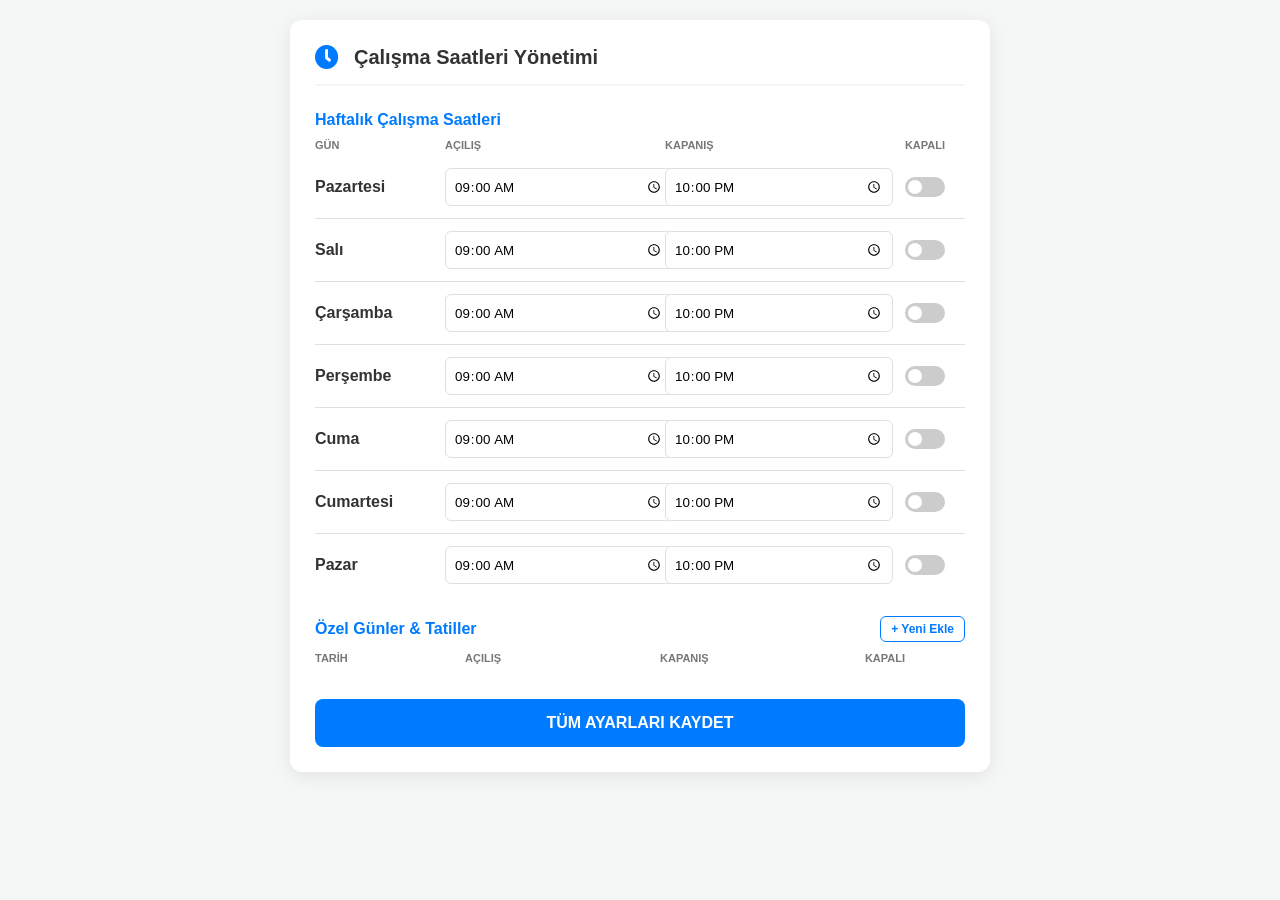
<file: menucebimde_2025_10_09/admin_working_hours.html>
<!DOCTYPE html>
<html lang="tr">
<head>
    <meta charset="UTF-8">
    <meta name="viewport" content="width=device-width, initial-scale=1.0">
    <title>Çalışma Saatleri Ayarları | MenuCebimde Panel</title>
    <link rel="stylesheet" href="v2/assets/fontawesome/css/all.min.css">
    <style>
        :root {
            --primary-color: #007bff; /* Marka Rengi (Mavi) */
            --bg-color: #f4f7f6;
            --card-bg: #ffffff;
            --text-main: #333;
            --text-muted: #777;
            --border-color: #e0e0e0;
            --danger-color: #ff4d4d;
        }

        body {
            font-family: 'Segoe UI', Tahoma, Geneva, Verdana, sans-serif;
            background-color: var(--bg-color);
            color: var(--text-main);
            margin: 0;
            padding: 20px;
            display: flex;
            justify-content: center;
        }

        .admin-container {
            width: 100%;
            max-width: 650px;
            background: var(--card-bg);
            border-radius: 12px;
            box-shadow: 0 4px 20px rgba(0,0,0,0.08);
            padding: 25px;
        }

        .header {
            display: flex;
            align-items: center;
            gap: 15px;
            margin-bottom: 25px;
            border-bottom: 2px solid var(--bg-color);
            padding-bottom: 15px;
        }

        .header i {
            font-size: 24px;
            color: var(--primary-color);
        }

        .header h2 {
            margin: 0;
            font-size: 20px;
        }

        .section-title {
            font-size: 16px;
            font-weight: bold;
            margin: 20px 0 10px 0;
            color: var(--primary-color);
            display: flex;
            justify-content: space-between;
            align-items: center;
        }

        .day-row, .exception-row {
            display: grid;
            grid-template-columns: 120px 1fr 1fr 80px;
            align-items: center;
            gap: 10px;
            padding: 12px 0;
            border-bottom: 1px solid var(--border-color);
        }

        .exception-row {
            grid-template-columns: 140px 1fr 1fr 60px 40px;
        }

        .day-row:last-child {
            border-bottom: none;
        }

        .day-name {
            font-weight: 600;
            text-transform: capitalize;
        }

        input[type="time"], input[type="date"] {
            padding: 8px;
            border: 1px solid var(--border-color);
            border-radius: 6px;
            outline: none;
            width: 100%;
            font-family: inherit;
        }

        input[type="time"]:focus, input[type="date"]:focus {
            border-color: var(--primary-color);
        }

        .closed-toggle {
            text-align: center;
        }

        .switch {
            position: relative;
            display: inline-block;
            width: 40px;
            height: 20px;
        }

        .switch input {
            opacity: 0;
            width: 0;
            height: 0;
        }

        .slider {
            position: absolute;
            cursor: pointer;
            top: 0;
            left: 0;
            right: 0;
            bottom: 0;
            background-color: #ccc;
            transition: .4s;
            border-radius: 34px;
        }

        .slider:before {
            position: absolute;
            content: "";
            height: 14px;
            width: 14px;
            left: 3px;
            bottom: 3px;
            background-color: white;
            transition: .4s;
            border-radius: 50%;
        }

        input:checked + .slider {
            background-color: var(--danger-color);
        }

        input:checked + .slider:before {
            transform: translateX(20px);
        }

        .row-labels {
            display: grid;
            grid-template-columns: 120px 1fr 1fr 80px;
            gap: 10px;
            font-size: 11px;
            color: var(--text-muted);
            font-weight: bold;
            margin-bottom: 5px;
        }

        .exception-labels {
            grid-template-columns: 140px 1fr 1fr 60px 40px;
        }

        .save-btn {
            width: 100%;
            background-color: var(--primary-color);
            color: white;
            border: none;
            padding: 15px;
            border-radius: 8px;
            font-size: 16px;
            font-weight: bold;
            cursor: pointer;
            margin-top: 30px;
            transition: background 0.3s;
        }

        .add-btn {
            background: none;
            border: 1px solid var(--primary-color);
            color: var(--primary-color);
            padding: 5px 10px;
            border-radius: 6px;
            cursor: pointer;
            font-size: 12px;
            font-weight: bold;
        }

        .add-btn:hover {
            background: var(--primary-color);
            color: white;
        }

        .delete-btn {
            color: var(--danger-color);
            cursor: pointer;
            border: none;
            background: none;
            font-size: 18px;
        }

        .json-output {
            margin-top: 20px;
            background: #272822;
            color: #f8f8f2;
            padding: 15px;
            border-radius: 6px;
            font-family: monospace;
            font-size: 12px;
            display: none;
            overflow-x: auto;
        }

        .day-row.is-closed input, .exception-row.is-closed input[type="time"] {
            opacity: 0.3;
            pointer-events: none;
        }

        .day-row.is-closed .day-name {
            color: var(--danger-color);
        }
    </style>
</head>
<body>

<div class="admin-container">
    <div class="header">
        <i class="fas fa-clock"></i>
        <h2>Çalışma Saatleri Yönetimi</h2>
    </div>

    <form id="workingHoursForm">
        <!-- Haftalık Çalışma Saatleri -->
        <div class="section-title">Haftalık Çalışma Saatleri</div>
        <div class="row-labels">
            <div>GÜN</div>
            <div>AÇILIŞ</div>
            <div>KAPANIŞ</div>
            <div style="text-align: center;">KAPALI</div>
        </div>
        <div id="daysList"></div>

        <!-- Özel Günler / Resmi Tatiller -->
        <div class="section-title">
            Özel Günler & Tatiller
            <button type="button" class="add-btn" onclick="addException()">+ Yeni Ekle</button>
        </div>
        <div class="row-labels exception-labels">
            <div>TARİH</div>
            <div>AÇILIŞ</div>
            <div>KAPANIŞ</div>
            <div style="text-align: center;">KAPALI</div>
            <div></div>
        </div>
        <div id="exceptionsList"></div>

        <button type="submit" class="save-btn">TÜM AYARLARI KAYDET</button>
    </form>

    <div id="jsonPreview" class="json-output">
        <strong>Backend'e Gidecek Veri (JSON):</strong><br><br>
        <code id="jsonText"></code>
    </div>
</div>

<script>
    const days = [
        { id: 'mon', name: 'Pazartesi' },
        { id: 'tue', name: 'Salı' },
        { id: 'wed', name: 'Çarşamba' },
        { id: 'thu', name: 'Perşembe' },
        { id: 'fri', name: 'Cuma' },
        { id: 'sat', name: 'Cumartesi' },
        { id: 'sun', name: 'Pazar' }
    ];

    const daysList = document.getElementById('daysList');
    const exceptionsList = document.getElementById('exceptionsList');

    // Haftalık günleri oluştur
    days.forEach(day => {
        const row = document.createElement('div');
        row.className = 'day-row';
        row.id = `row-${day.id}`;
        row.innerHTML = `
            <div class="day-name">${day.name}</div>
            <div><input type="time" name="${day.id}_open" value="09:00"></div>
            <div><input type="time" name="${day.id}_close" value="22:00"></div>
            <div class="closed-toggle">
                <label class="switch">
                    <input type="checkbox" name="${day.id}_closed" onchange="toggleRow('${day.id}')">
                    <span class="slider"></span>
                </label>
            </div>
        `;
        daysList.appendChild(row);
    });

    function toggleRow(id) {
        const row = document.getElementById(`row-${id}`);
        row.classList.toggle('is-closed');
    }

    function addException() {
        const id = 'ex_' + Date.now();
        const row = document.createElement('div');
        row.className = 'exception-row';
        row.id = `row-${id}`;
        row.innerHTML = `
            <div><input type="date" name="${id}_date" required></div>
            <div><input type="time" name="${id}_open" value="09:00"></div>
            <div><input type="time" name="${id}_close" value="22:00"></div>
            <div class="closed-toggle">
                <label class="switch">
                    <input type="checkbox" name="${id}_closed" onchange="toggleRow('${id}')">
                    <span class="slider"></span>
                </label>
            </div>
            <div style="text-align: right;">
                <button type="button" class="delete-btn" onclick="removeRow('${id}')">
                    <i class="fas fa-times-circle"></i>
                </button>
            </div>
        `;
        exceptionsList.appendChild(row);
    }

    function removeRow(id) {
        document.getElementById(`row-${id}`).remove();
    }

    document.getElementById('workingHoursForm').onsubmit = function(e) {
        e.preventDefault();
        const formData = new FormData(this);
        
        const weekly = {};
        days.forEach(day => {
            weekly[day.id] = {
                open: formData.get(`${day.id}_open`),
                close: formData.get(`${day.id}_close`),
                closed: formData.get(`${day.id}_closed`) === 'on'
            };
        });

        const exceptions = [];
        const exceptionRows = document.querySelectorAll('.exception-row');
        exceptionRows.forEach(row => {
            const id = row.id.replace('row-', '');
            exceptions.push({
                date: formData.get(`${id}_date`),
                open: formData.get(`${id}_open`),
                close: formData.get(`${id}_close`),
                closed: formData.get(`${id}_closed`) === 'on'
            });
        });

        const finalData = {
            weekly_hours: weekly,
            special_days: exceptions
        };

        // JSON Çıktısı
        const jsonStr = JSON.stringify(finalData, null, 2);
        document.getElementById('jsonText').textContent = jsonStr;
        document.getElementById('jsonPreview').style.display = 'block';

        console.log("Kaydedilecek Veri:", finalData);
        alert("Tüm ayarlar (Haftalık + Özel Günler) hazırlandı! JSON çıktısını kontrol edebilirsiniz.");
    };
</script>

</body>
</html>
</file>
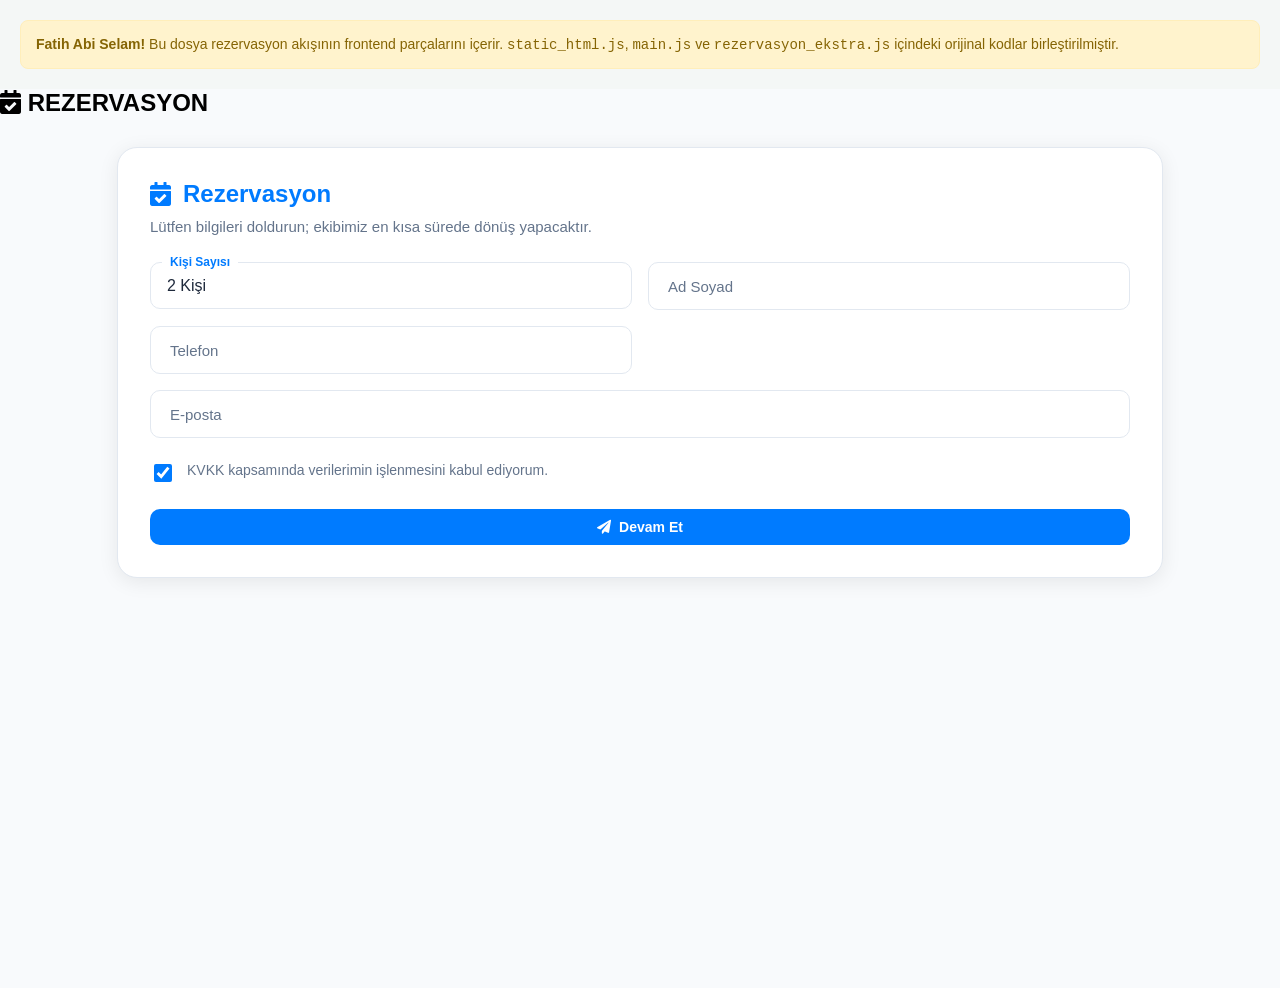
<file: menucebimde_2025_10_09/rezervasyon_fatih_abi.html>
<!DOCTYPE html>
<html lang="tr">
<head>
    <meta charset="UTF-8">
    <meta name="viewport" content="width=device-width, initial-scale=1.0">
    <title>Rezervasyon Entegrasyon Paketi | Fatih Abi İçin</title>
    <!-- Gerekli CSS Kütüphaneleri -->
    <link rel="stylesheet" href="v2/assets/fontawesome/css/all.min.css">
    <link rel="stylesheet" href="v2/assets/css/rezervasyon.css">
    <style>
        /* Proje genelinden gelen bazı kritik stiller */
        :root {
            --backbtncolor: #007bff; /* Mavi yaptık */
            --backbtncolorrgb: 0, 123, 255;
        }
        body { font-family: sans-serif; margin: 0; background: #f4f7f6; }
        .integration-note {
            background: #fff3cd;
            color: #856404;
            padding: 15px;
            margin: 20px;
            border: 1px solid #ffeeba;
            border-radius: 8px;
            font-size: 14px;
        }
        #app { position: relative; min-height: 100vh; }
        .page { display: none; }
        .page.active { display: block; }
        
        /* Güvenlik ekranı için ek stiller (style.css'den) */
        .pview h5 { display: flex; justify-content: center; gap: 10px; font-size: 24px; margin: 20px 0; }
        .pview h5 i { width: 30px; height: 40px; border-bottom: 2px solid #ccc; display: flex; align-items: center; justify-content: center; font-style: normal; }
        .pview h5 i.pin { background: #eee; border-radius: 4px; }
        .ppos ul { list-style: none; padding: 0; display: grid; grid-template-columns: repeat(3, 1fr); gap: 10px; max-width: 300px; margin: 0 auto; }
        .ppos ul li a { display: flex; align-items: center; justify-content: center; height: 60px; background: #fff; border: 1px solid #ddd; border-radius: 8px; font-size: 20px; font-weight: bold; cursor: pointer; text-decoration: none; color: #333; }
        .ppos ul li a:active { background: #eee; }
        .pdesc { text-align: center; margin-bottom: 20px; color: #666; }
        .divcaptcha { text-align: center; font-weight: bold; font-size: 24px; letter-spacing: 5px; margin: 10px 0; color: var(--backbtncolor); }
    </style>
</head>
<body>

    <div class="integration-note">
        <strong>Fatih Abi Selam!</strong> Bu dosya rezervasyon akışının frontend parçalarını içerir. 
        <code>static_html.js</code>, <code>main.js</code> ve <code>rezervasyon_ekstra.js</code> içindeki orijinal kodlar birleştirilmiştir.
    </div>

    <div id="app">
        <!-- Sayfalar buraya yüklenecek -->
    </div>

    <!-- JQuery Gerekli -->
    <script src="https://code.jquery.com/jquery-3.6.0.min.js"></script>

    <script>
        // --- 1. HTML ŞABLONLARI (static_html.js'den orijinal halleriyle) ---
        
        var rezervasyonHTML = `
        <div class="page wthead rezervasyon active">
            <div class="bottom">
                <div class="backbtn"></div>
                <div class="sepet">
                    <h2><i class="fas fa-calendar-check"></i> REZERVASYON</h2>
                </div>
            </div>
            <section class="resv-wrap">
                <form class="resv-card" id="reservationForm">
                    <header class="resv-head">
                        <h1 class="resv-title"><i class="fas fa-calendar-check"></i> Rezervasyon</h1>
                        <p class="resv-sub">Lütfen bilgileri doldurun; ekibimiz en kısa sürede dönüş yapacaktır.</p>
                    </header>
                    <div class="resv-grid">
                        <div class="resv-field">
                            <div class="resv-input-wrapper">
                                <select id="resv-people" name="people" required class="resv-input resv-select">
                                    <option value="1">1 Kişi</option>
                                    <option value="2" selected>2 Kişi</option>
                                    <option value="4">4 Kişi</option>
                                </select>
                                <label class="resv-floating-label">Kişi Sayısı</label>
                            </div>
                        </div>
                        <div class="resv-field">
                            <div class="resv-input-wrapper">
                                <input id="resv-name" name="name" type="text" required class="resv-input" placeholder=" ">
                                <label class="resv-floating-label">Ad Soyad</label>
                            </div>
                        </div>
                        <div class="resv-field">
                            <div class="resv-input-wrapper">
                                <input id="resv-phone" name="phone" type="tel" required class="resv-input" placeholder=" ">
                                <label class="resv-floating-label">Telefon</label>
                            </div>
                        </div>
                        <div class="resv-field resv-field--full">
                            <div class="resv-input-wrapper">
                                <input id="resv-email" name="email" type="email" class="resv-input" placeholder=" " required>
                                <label class="resv-floating-label">E-posta</label>
                            </div>
                        </div>
                        <div class="resv-field resv-field--full resv-consent">
                            <label class="resv-check">
                                <input type="checkbox" name="consent" required checked>
                                <span>KVKK kapsamında verilerimin işlenmesini kabul ediyorum.</span>
                            </label>
                        </div>
                    </div>
                    <footer class="resv-actions">
                        <button type="submit" class="resv-btn resv-btn--primary">
                            <i class="fas fa-paper-plane"></i> Devam Et
                        </button>
                    </footer>
                </form>
            </section>
        </div>`;

        var secure2HTML = `
        <div class="page wthead secure active">
            <div class="bottom"><div class="sepet"><h2><i class="fa fa-hand-pointer-o"></i> DEVAM </h2></div></div>
            <div class="pview"><h5><i class="pin"></i><i class="pin"></i><i class="pin"></i><i class="pin"></i></h5></div>
            <div class="pdesc">Güvenlik kodunu giriniz</div>
            <div class="divcaptcha">1111</div>
            <div class="ppos"><ul class="ppad">
                <li><a data-no="1">1</a></li><li class="mid"><a data-no="2">2</a></li><li><a data-no="3">3</a></li>
                <li><a data-no="4">4</a></li><li class="mid"><a data-no="5">5</a></li><li><a data-no="6">6</a></li>
                <li><a data-no="7">7</a></li><li class="mid"><a data-no="8">8</a></li><li><a data-no="9">9</a></li>
                <li><a data-no="i" class="iptal">İPTAL</a></li><li class="mid"><a data-no="0">0</a></li><li><a data-no="s" class="sil">SİL</a></li>
            </ul></div>
        </div>`;

        // --- 2. MANTIK VE EVENTLER (main.js ve rezervasyon_ekstra.js'den) ---

        $(document).ready(function() {
            // İlk sayfayı yükle
            $("#app").html(rezervasyonHTML);

            // Form Gönderimi
            $(document).on('submit', '#reservationForm', function(e) {
                e.preventDefault();
                // Verileri hafızaya al (main.js'deki tempResvOrder mantığı)
                window.tempResvOrder = {
                    name: $('#resv-name').val(),
                    phone: $('#resv-phone').val(),
                    email: $('#resv-email').val()
                };
                // Güvenlik ekranına geç
                $("#app").html(secure2HTML);
            });

            // Numpad Tıklamaları (main.js line 1355 civarı)
            $(document).on("click", ".secure .ppad a", function (e) {
                e.preventDefault();
                var no = $(this).data("no");
                var $h5 = $(".pview h5");
                var currentText = $h5.text().replace(/\s/g, '');
                
                if (no == "i") {
                    $("#app").html(rezervasyonHTML);
                } else if (no == "s") {
                    $h5.html('<i class="pin"></i><i class="pin"></i><i class="pin"></i><i class="pin"></i>');
                } else if (currentText.length < 4) {
                    var newNum = currentText + no;
                    var html = "";
                    for(var i=0; i<4; i++) {
                        if(newNum[i]) html += "<i>"+newNum[i]+"</i>";
                        else html += '<i class="pin"></i>';
                    }
                    $h5.html(html);
                    
                    // 4 hane dolunca kontrol et (main.js line 1257 mantığı)
                    if (newNum.length == 4) {
                        setTimeout(function() {
                            if (newNum == "1111") {
                                alert("TEBRİKLER! Rezervasyon başarıyla backend'e gönderilebilir.\n\nVeriler:\n" + JSON.stringify(window.tempResvOrder, null, 2));
                                // Fatih Abi buraya kendi POST işlemini yazacak
                            } else {
                                alert("Hatalı Kod!");
                                $h5.html('<i class="pin"></i><i class="pin"></i><i class="pin"></i><i class="pin"></i>');
                            }
                        }, 300);
                    }
                }
            });
        });
    </script>
</body>
</html>
</file>
<file: menucebimde_2025_10_09/v2/assets/css/rezervasyon.css>
body {
  --resv-bg: #f8fafc;
  --resv-card: #ffffff;
  --resv-border: #e2e8f0;
  --resv-text: #1e293b;
  --resv-muted: #64748b;
  --resv-shadow: 0 4px 20px rgba(0,0,0,0.08);
  --resv-radius-xl: 20px;
  --resv-radius-lg: 12px;
  --resv-radius: 10px;
  --resv-gap: 16px;
}

/* Accent rengini projenin ana renginden alsın - Tüm modallar ve yeni sayfalar için */
#successResvModal, .page.rezervasyon, .page.uyelik {
  --resv-accent: var(--backbtncolor, #f68933);
}

.page.rezervasyon {
  width: 100%;
  min-height: 100vh;
  position: relative;
  background-color: #f8fafc; /* Sayfa arka planı */
}

.resv-wrap {
  width: 100%;
  min-height: 100%;
  padding: 10px 20px 120px 20px; /* Üst boşluğu 10px'e düşürdüm */
  display: flex;
  justify-content: center;
  align-items: flex-start;
  box-sizing: border-box;
}

.resv-card {
  width: min(980px, 100%);
  background: var(--resv-card);
  border: 1px solid var(--resv-border);
  box-shadow: var(--resv-shadow);
  border-radius: var(--resv-radius-xl);
  padding: clamp(20px, 4vw, 32px);
  color: var(--resv-text);
  position: relative;
  overflow: hidden;
}

.resv-head {
  margin-bottom: 24px;
}

.resv-title {
  margin: 0 0 8px 0;
  font-size: 24px;
  display: flex; 
  align-items: center; 
  gap: 12px;
  color: var(--resv-accent);
  font-weight: 700;
}

.resv-sub {
  margin: 0;
  color: var(--resv-muted);
  font-size: 15px;
  line-height: 1.5;
}

.resv-grid {
  display: grid;
  grid-template-columns: 1fr;
  gap: var(--resv-gap);
  margin-top: 24px;
}

@media (min-width: 720px) {
  .resv-grid {
    grid-template-columns: repeat(2, 1fr);
  }
  .resv-field--full { grid-column: 1 / -1; }
}

.resv-field { 
  display: flex; 
  flex-direction: column; 
  gap: 6px; 
}

/* Masa Tipi Üst Aksiyonlar (Galeri & Yerleşim Düzeni) */
.resv-inline-actions {
  display: flex;
  gap: 12px;
  margin-bottom: 15px;
  margin-top: 5px;
}

.resv-action-btn {
  flex: 1; /* Butonlar eşit genişlikte ve yan yana ferah durur */
  background: #ffffff;
  border: 1.5px solid var(--resv-border);
  color: var(--resv-text);
  font-size: 13px;
  font-weight: 700;
  cursor: pointer;
  display: flex;
  align-items: center;
  justify-content: center;
  gap: 8px;
  padding: 12px 16px;
  border-radius: var(--resv-radius);
  transition: all 0.2s ease;
  box-shadow: 0 2px 8px rgba(0,0,0,0.04);
}

.resv-action-btn i {
  color: var(--resv-accent);
  font-size: 15px;
}

.resv-action-btn:hover {
  border-color: var(--resv-accent);
  background: #f8fafc;
  transform: translateY(-2px);
  box-shadow: 0 4px 12px rgba(0,0,0,0.08);
}

.resv-action-btn:active {
  transform: scale(0.98);
}

/* Floating Label Wrapper */
.resv-input-wrapper {
  position: relative;
  width: 100%;
}

/* Maske görünürlüğü: SADECE focus (tıklanma) anında görünsün */
.resv-input::placeholder {
  opacity: 0 !important;
  transition: opacity 0.2s ease;
}

.resv-input:focus::placeholder {
  opacity: 0.6 !important;
}

.resv-floating-label {
  position: absolute;
  left: 12px;
  top: 50%;
  transform: translateY(-50%);
  background: var(--resv-card);
  padding: 0 8px;
  color: var(--resv-muted);
  font-size: 15px;
  pointer-events: none;
  transition: all 0.2s ease;
  z-index: 2;
}

.resv-textarea + .resv-floating-label {
  top: 24px;
  transform: none;
}

.resv-input,
.resv-textarea,
.resv-select {
  appearance: none;
  width: 100%;
  box-sizing: border-box;
  background: transparent !important;
  border: 1.5px solid var(--resv-border);
  color: var(--resv-text);
  border-radius: var(--resv-radius);
  padding: 14px 16px;
  font: inherit;
  outline: none;
  transition: all .2s ease;
  position: relative;
  z-index: 1;
}

/* Şifre alanı için sağdan boşluk bırak (göz ikonu için) */
.resv-input-wrapper input#q-password,
.resv-input-wrapper input#mbr-password {
  padding-right: 45px;
}

.resv-input-wrapper .toggle-password {
  position: absolute;
  right: 15px;
  top: 50%;
  transform: translateY(-50%);
  color: #64748b;
  cursor: pointer;
  z-index: 20; /* Daha yüksek z-index */
  padding: 10px; /* Tıklama alanını genişlet */
  margin-right: -10px; /* Padding artışını dengele */
}

.resv-select-icon {
  position: absolute;
  right: 16px;
  top: 50%;
  transform: translateY(-50%);
  color: var(--resv-muted);
  pointer-events: none;
  font-size: 14px;
  z-index: 1;
}

/* Select için Floating Label Animasyonu */
.resv-select:focus + .resv-floating-label,
.resv-select:not([value=""]) + .resv-floating-label,
.resv-select:valid + .resv-floating-label {
  top: 0;
  left: 12px;
  font-size: 12px;
  font-weight: 700;
  color: var(--resv-accent);
  background: var(--resv-card);
  transform: translateY(-50%);
}

/* Animasyon: Focus olunca veya içerik doluyken */
.resv-input:focus + .resv-floating-label,
.resv-input:not(:placeholder-shown) + .resv-floating-label,
.resv-textarea:focus + .resv-floating-label,
.resv-textarea:not(:placeholder-shown) + .resv-floating-label {
  top: 0;
  left: 12px;
  font-size: 12px;
  font-weight: 700;
  color: var(--resv-accent);
  background: var(--resv-card);
  transform: translateY(-50%);
}

.resv-input:focus,
.resv-textarea:focus {
  border-color: var(--resv-accent);
  box-shadow: 0 0 0 4px rgba(var(--backbtncolorrgb, 246, 137, 51), 0.15);
}

.resv-textarea { resize: vertical; min-height: 100px; }

/* Consent checkbox */
.resv-consent {
  margin-top: 8px;
}

.resv-check {
  display: flex;
  align-items: flex-start;
  gap: 12px;
  cursor: pointer;
  font-size: 14px;
  color: var(--resv-muted);
}

.resv-link {
  color: var(--resv-accent);
  text-decoration: underline;
  font-weight: 600;
}

.resv-kvkk-text {
  font-size: 14px;
  line-height: 1.6;
  color: var(--resv-text);
  max-height: 60vh;
  overflow-y: auto;
  padding-right: 8px;
}

.resv-kvkk-text h4 {
  margin: 16px 0 8px 0;
  color: var(--resv-accent);
  font-size: 15px;
}

.resv-kvkk-text p {
  margin-bottom: 12px;
}

.resv-modal-footer {
  padding: 16px;
  border-top: 1px solid var(--resv-border);
  display: flex;
  justify-content: flex-end;
}

.resv-modal-close-btn {
  background: var(--resv-accent);
  color: #fff;
  border: none;
  padding: 8px 24px;
  border-radius: 6px;
  font-weight: 600;
  cursor: pointer;
  transition: opacity 0.2s;
}

.resv-modal-close-btn:hover {
  opacity: 0.9;
}

.resv-check input[type="checkbox"] {
  width: 18px;
  height: 18px;
  margin-top: 2px;
  accent-color: var(--resv-accent);
}

/* Actions */
.resv-actions {
  display: flex; 
  gap: 12px;
  justify-content: flex-end;
  margin-top: 24px;
  align-items: center;
}

.resv-btn {
  flex: 1;
  display: flex;
  align-items: center;
  justify-content: center;
  gap: 8px;
  padding: 10px 20px;
  border-radius: var(--resv-radius);
  font-size: 14px;
  font-weight: 600;
  cursor: pointer;
  transition: all .2s ease;
  border: none;
}

.resv-btn--primary {
  background: var(--resv-accent);
  color: #fff;
}

.resv-btn--primary:hover {
  opacity: 0.9;
  transform: translateY(-1px);
}

.resv-btn--ghost {
  background: #f1f5f9;
  color: var(--resv-muted);
}

.resv-btn--ghost:hover {
  background: #e2e8f0;
  color: var(--resv-text);
}

@media (max-width: 480px) {
  .resv-actions {
    flex-direction: row;
  }
}

/* Modal Stilleri */
.resv-modal {
  display: none;
  position: fixed;
  z-index: 10001;
  left: 0;
  top: 0;
  width: 100%;
  height: 100%;
  background-color: rgba(0,0,0,0.7);
  backdrop-filter: blur(8px);
  padding: 20px;
  box-sizing: border-box;
}

.resv-modal.show {
  display: flex;
  align-items: flex-start; /* Üstten başlatıyoruz */
  justify-content: center;
  overflow-y: auto; /* Dış katmanda kaydırma desteği */
  animation: resvFadeIn 0.3s ease;
  padding: 20px 10px; /* Küçük ekranlarda yanlardan boşluk */
}

@keyframes resvFadeIn {
  from { opacity: 0; transform: scale(0.95); }
  to { opacity: 1; transform: scale(1); }
}

.resv-modal-content {
  background-color: #ffffff; /* Fallback */
  background-color: var(--resv-card, #ffffff);
  border-radius: 20px; /* Fallback */
  border-radius: var(--resv-radius-xl, 20px);
  width: min(800px, 100%);
  max-height: 90vh;
  box-shadow: 0 20px 40px rgba(0,0,0,0.2);
  display: flex;
  flex-direction: column;
  overflow: hidden;
}

.resv-modal-header {
  padding: 12px 20px;
  border-bottom: 1px solid #e2e8f0; /* Fallback */
  border-bottom: 1px solid var(--resv-border, #e2e8f0);
  display: flex;
  justify-content: space-between;
  align-items: center;
}

.resv-modal-header h3 {
  margin: 0;
  color: #f68933; /* Fallback */
  color: var(--resv-accent, #f68933);
  display: flex;
  align-items: center;
  gap: 10px;
}

.resv-modal-close {
  background: none;
  border: none;
  font-size: 28px;
  cursor: pointer;
  color: #64748b; /* Fallback */
  color: var(--resv-muted, #64748b);
}

.resv-modal-body {
  padding: 24px;
  overflow-y: auto;
  text-align: center;
}

.resv-map-container {
  position: relative;
  width: 100%;
  border-radius: var(--resv-radius);
  overflow: hidden;
  border: 1px solid var(--resv-border);
}

.resv-map-container img {
  width: 100%;
  height: auto;
  display: block;
}

/* Bölge Seçim Kartları */
.resv-map-selection {
  display: grid;
  grid-template-columns: repeat(2, 1fr);
  gap: 12px;
  margin-top: 20px;
}

.resv-map-card {
  background: #f8fafc;
  border: 1.5px solid var(--resv-border);
  padding: 12px;
  border-radius: 6px; /* Radius 6px'e çekildi */
  display: flex;
  align-items: center;
  gap: 10px;
  cursor: pointer;
  transition: all 0.2s ease;
}

.resv-map-card i {
  color: var(--resv-accent);
  font-size: 16px;
  width: 20px;
  text-align: center;
}

.resv-map-card span {
  font-size: 14px;
  font-weight: 600;
  color: var(--resv-text);
}

.resv-map-card:hover {
  border-color: var(--resv-accent);
  background: #fff;
  transform: translateY(-2px);
  box-shadow: 0 4px 12px rgba(0,0,0,0.05);
}

.resv-map-card:active {
  transform: scale(0.98);
}

@media (min-width: 600px) {
  .resv-map-selection {
    grid-template-columns: repeat(3, 1fr);
  }
}

.resv-modal-hint {
  margin-top: 16px;
  font-size: 13px;
  color: var(--resv-muted);
}

.resv-header-actions {
  display: flex;
  gap: 8px;
  align-items: center;
}

/* Galeri Modalı Özel Stilleri */
.resv-modal-content--gallery {
  width: min(1000px, 95vw);
  background: #fff; /* Beyaz arka plan */
  border: 1px solid var(--resv-border);
}

.resv-modal-content--gallery .resv-modal-header {
  background: #fff;
  border-bottom: 1px solid var(--resv-border);
}

.resv-modal-content--gallery .resv-modal-header h3 {
  color: var(--resv-accent);
}

.resv-modal-content--gallery .resv-modal-close--gallery {
  color: var(--resv-muted);
}

.resv-modal-body--gallery {
  padding: 0;
  background: #fff;
  height: 70vh;
  display: flex;
  align-items: center;
  position: relative;
}

.resv-gallery-slider {
  width: 100%;
  height: 100%;
}

.resv-gallery-slider .swiper-slide {
  display: flex;
  align-items: center;
  justify-content: center;
  background: #fff;
}

.resv-gallery-slider .swiper-slide img {
  width: 100%;
  height: 100%;
  object-fit: cover;
  transition: transform 0.5s ease;
}

/* Okları ve noktaları light tema için güncelleyelim */
.resv-gallery-slider .swiper-button-next,
.resv-gallery-slider .swiper-button-prev {
  width: 50px;
  height: 50px;
  background: rgba(255,255,255,0.8);
  border-radius: 50%;
  color: var(--resv-accent);
  box-shadow: 0 2px 10px rgba(0,0,0,0.1);
  transition: all 0.3s;
}

.resv-gallery-slider .swiper-button-next:after,
.resv-gallery-slider .swiper-button-prev:after {
  font-size: 20px;
}

.resv-gallery-slider .swiper-button-next:hover,
.resv-gallery-slider .swiper-button-prev:hover {
  background: var(--resv-accent);
  color: #fff;
  transform: scale(1.1);
}

.resv-gallery-slider .swiper-pagination-bullet {
  background: var(--resv-muted);
  opacity: 0.3;
}

.resv-gallery-slider .swiper-pagination-bullet-active {
  background: var(--resv-accent);
  opacity: 1;
  width: 24px;
  border-radius: 10px;
}

@media (max-width: 480px) {
  .resv-modal-body--gallery {
    height: 50vh;
  }
}

@media (max-width: 480px) {
  .resv-inline-actions {
    gap: 8px;
  }
  
  .resv-action-btn {
    padding: 10px 8px;
    font-size: 12px;
  }

  .resv-modal-body--gallery {
    height: 40vh;
  }
}

.resv-modal-hint {
  margin-top: 16px;
  font-size: 13px;
  color: var(--resv-muted);
}

/* Tabs Styling */
.resv-tabs {
  display: flex;
  gap: 10px;
  justify-content: center; /* Butonları ortaladık */
  margin-bottom: 10px; /* Margin'i azalttık */
  border-bottom: 1px solid var(--resv-border);
  padding-bottom: 10px; /* Alt boşluğu azalttık */
}

.resv-tab-btn {
  background: #f8f9fa;
  border: 1px solid var(--resv-border);
  padding: 6px 20px; /* Padding'i azalttık */
  border-radius: 4px; /* Radius'u çok küçük yaptık */
  font-size: 13px; /* Fontu küçülttük */
  font-weight: 600;
  color: var(--resv-text);
  cursor: pointer;
  transition: all 0.2s ease;
  min-width: 100px; /* Çok daralmaması için minimum genişlik */
}

.resv-tab-btn.active {
  background: var(--resv-accent);
  border-color: var(--resv-accent);
  color: #fff;
  box-shadow: 0 4px 8px rgba(var(--backbtncolorrgb, 246, 137, 51), 0.2);
}

.resv-map-pane {
  display: none;
  animation: resvFadeIn 0.3s ease;
}

.resv-map-pane.active {
  display: block;
}

/* Yerleşim Düzeni Modal Özel Boyutlandırma */
#seatingModal .resv-modal-content {
  width: min(1000px, 95%);
  max-height: 95vh;
}

#seatingModal .resv-modal-body {
  padding: 0; /* İç boşluğu tamamen sıfırladık */
  overflow-x: hidden;
}

#seatingModal .resv-tabs {
  padding: 10px 20px 5px 20px; /* Üst ve alt boşlukları azalttık */
  margin-bottom: 0;
}

#seatingModal .resv-map-container {
  width: 100%;
  background: #fff;
}

#seatingModal .resv-map-container img {
  width: 100%;
  height: auto;
  border-radius: 0; /* Tam oturması için radius'u kaldırdık */
  display: block;
}

#seatingModal .resv-modal-hint {
  padding: 15px 20px;
  margin-top: 0;
}

/* Başarı ve Hızlı Üyelik Modalı */
.success-modal-content {
  text-align: center;
  padding: 0;
  background: #fdfdfd;
  overflow-y: auto !important;
  -webkit-overflow-scrolling: touch; /* iOS için akıcı kaydırma */
  display: block; /* Flex-column bazen internal scroll'u bozabilir, block daha güvenli */
}

.success-header {
  padding: 30px 20px;
  background: #fff;
}

.success-icon-wrap {
  font-size: 60px;
  color: #2ecc71;
  margin-bottom: 15px;
  animation: scaleIn 0.5s cubic-bezier(0.175, 0.885, 0.32, 1.275);
}

.success-header h2 {
  margin: 0;
  color: var(--resv-text);
  font-size: 24px;
}

.success-header p {
  color: var(--resv-muted);
  margin-top: 5px;
}

.quick-signup-card {
  margin: 0 20px 20px 20px;
  background: #fff;
  border: 1px solid var(--resv-border);
  border-radius: 12px;
  padding: 25px 20px;
  position: relative;
  box-shadow: 0 10px 25px rgba(0,0,0,0.03);
}

.quick-signup-card h3 {
  margin: 0 0 10px 0;
  font-size: 20px;
  color: var(--resv-text);
}

.quick-signup-card p {
  font-size: 14px;
  color: var(--resv-muted);
  line-height: 1.5;
}

.signup-info-display {
  display: flex;
  justify-content: center;
  gap: 15px;
  margin: 20px 0;
  padding: 12px;
  background: #f8f9fa;
  border-radius: 8px;
}

.info-item {
  display: flex;
  align-items: center;
  gap: 8px;
  font-size: 13px;
  color: var(--resv-text);
  font-weight: 600;
}

.info-item i {
  color: var(--resv-accent);
}

.communication-prefs {
  margin: 15px 0;
  text-align: left;
  padding: 0 5px;
}

.communication-prefs h4 {
  font-size: 11px;
  margin-bottom: 10px;
  color: #94a3b8;
  text-transform: uppercase;
  letter-spacing: 0.5px;
  font-weight: 700;
}

.prefs-grid {
  display: flex;
  flex-wrap: wrap;
  gap: 15px;
}

.pref-item {
  cursor: pointer;
  user-select: none;
  display: flex;
  align-items: center;
  gap: 8px;
  padding: 0;
  background: transparent;
  border: none;
}

.pref-item input {
  appearance: checkbox;
  -webkit-appearance: checkbox;
  width: 16px;
  height: 16px;
  cursor: pointer;
  margin: 0;
}

.pref-content {
  display: flex;
  align-items: center;
}

.pref-content i {
  display: none; /* İkonları tamamen gizle */
}

.pref-content span {
  font-size: 13px;
  font-weight: 600;
  color: #475569;
}

.pref-item:has(input:checked) span {
  color: var(--resv-accent);
}

.pref-item:hover .pref-content i {
  color: var(--resv-accent);
  opacity: 0.7;
}

.signup-consent {
  margin-bottom: 20px;
  text-align: left;
}

.signup-submit-btn {
  width: 100%;
  background: var(--resv-accent);
  color: #fff;
  border: none;
  padding: 15px;
  border-radius: 8px;
  font-size: 16px;
  font-weight: 700;
  cursor: pointer;
  display: flex;
  align-items: center;
  justify-content: center;
  gap: 10px;
  transition: transform 0.2s;
}

.signup-submit-btn:active {
  transform: scale(0.98);
}

.signup-note {
  margin-top: 12px;
  font-size: 12px !important;
  color: #e67e22 !important;
  font-weight: 600;
}

.success-footer {
  padding-bottom: 25px;
}

.btn-close-success {
  background: transparent;
  border: 1px solid #e2e8f0;
  color: #64748b;
  font-size: 13px;
  padding: 10px 20px;
  border-radius: 10px;
  cursor: pointer;
  transition: all 0.2s ease;
  font-weight: 600;
  width: auto;
  margin: 0 auto;
}

.btn-close-success:hover {
  background: #f1f5f9;
  color: #1e293b;
  border-color: #cbd5e1;
}

.btn-close-success:active {
  transform: scale(0.98);
}

@keyframes scaleIn {
  from { transform: scale(0); opacity: 0; }
  to { transform: scale(1); opacity: 1; }
}

@keyframes resvFadeIn {
  from { opacity: 0; transform: scale(0.95); }
  to { opacity: 1; transform: scale(1); }
}
</file>
